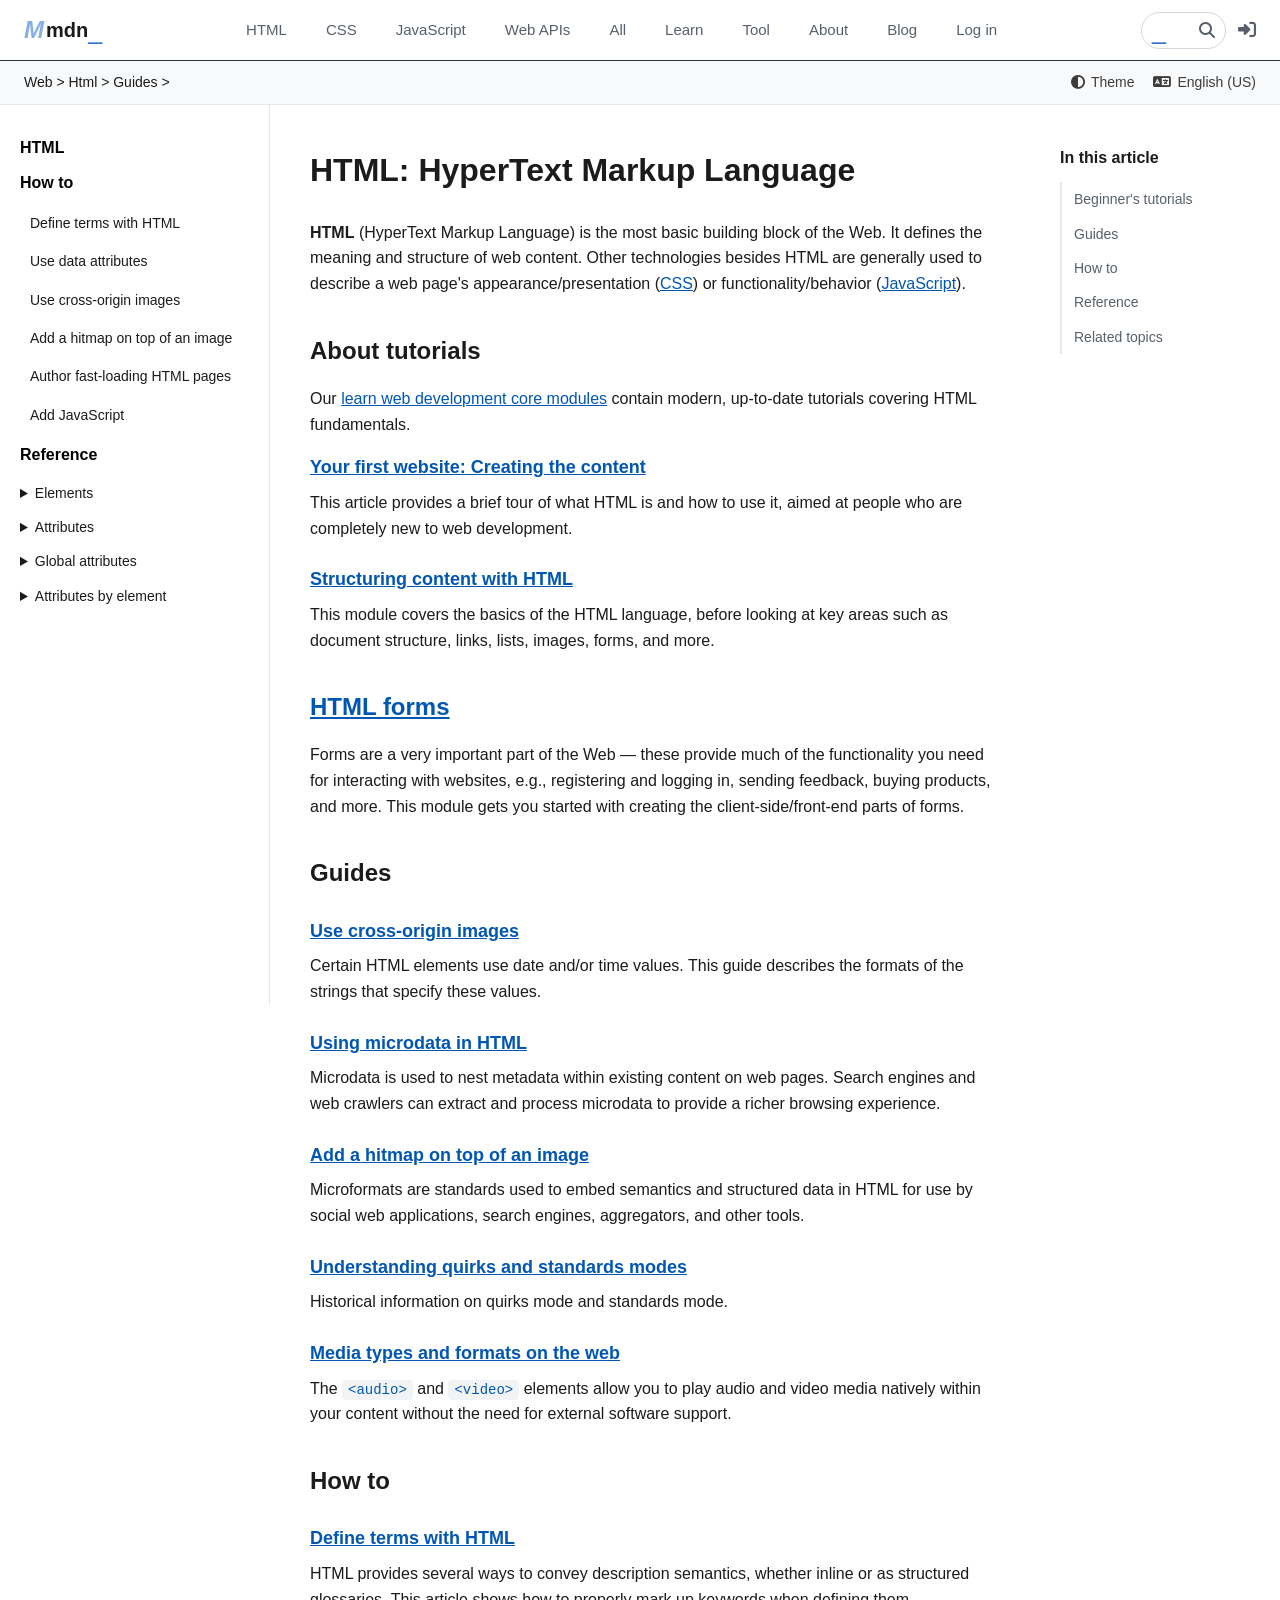
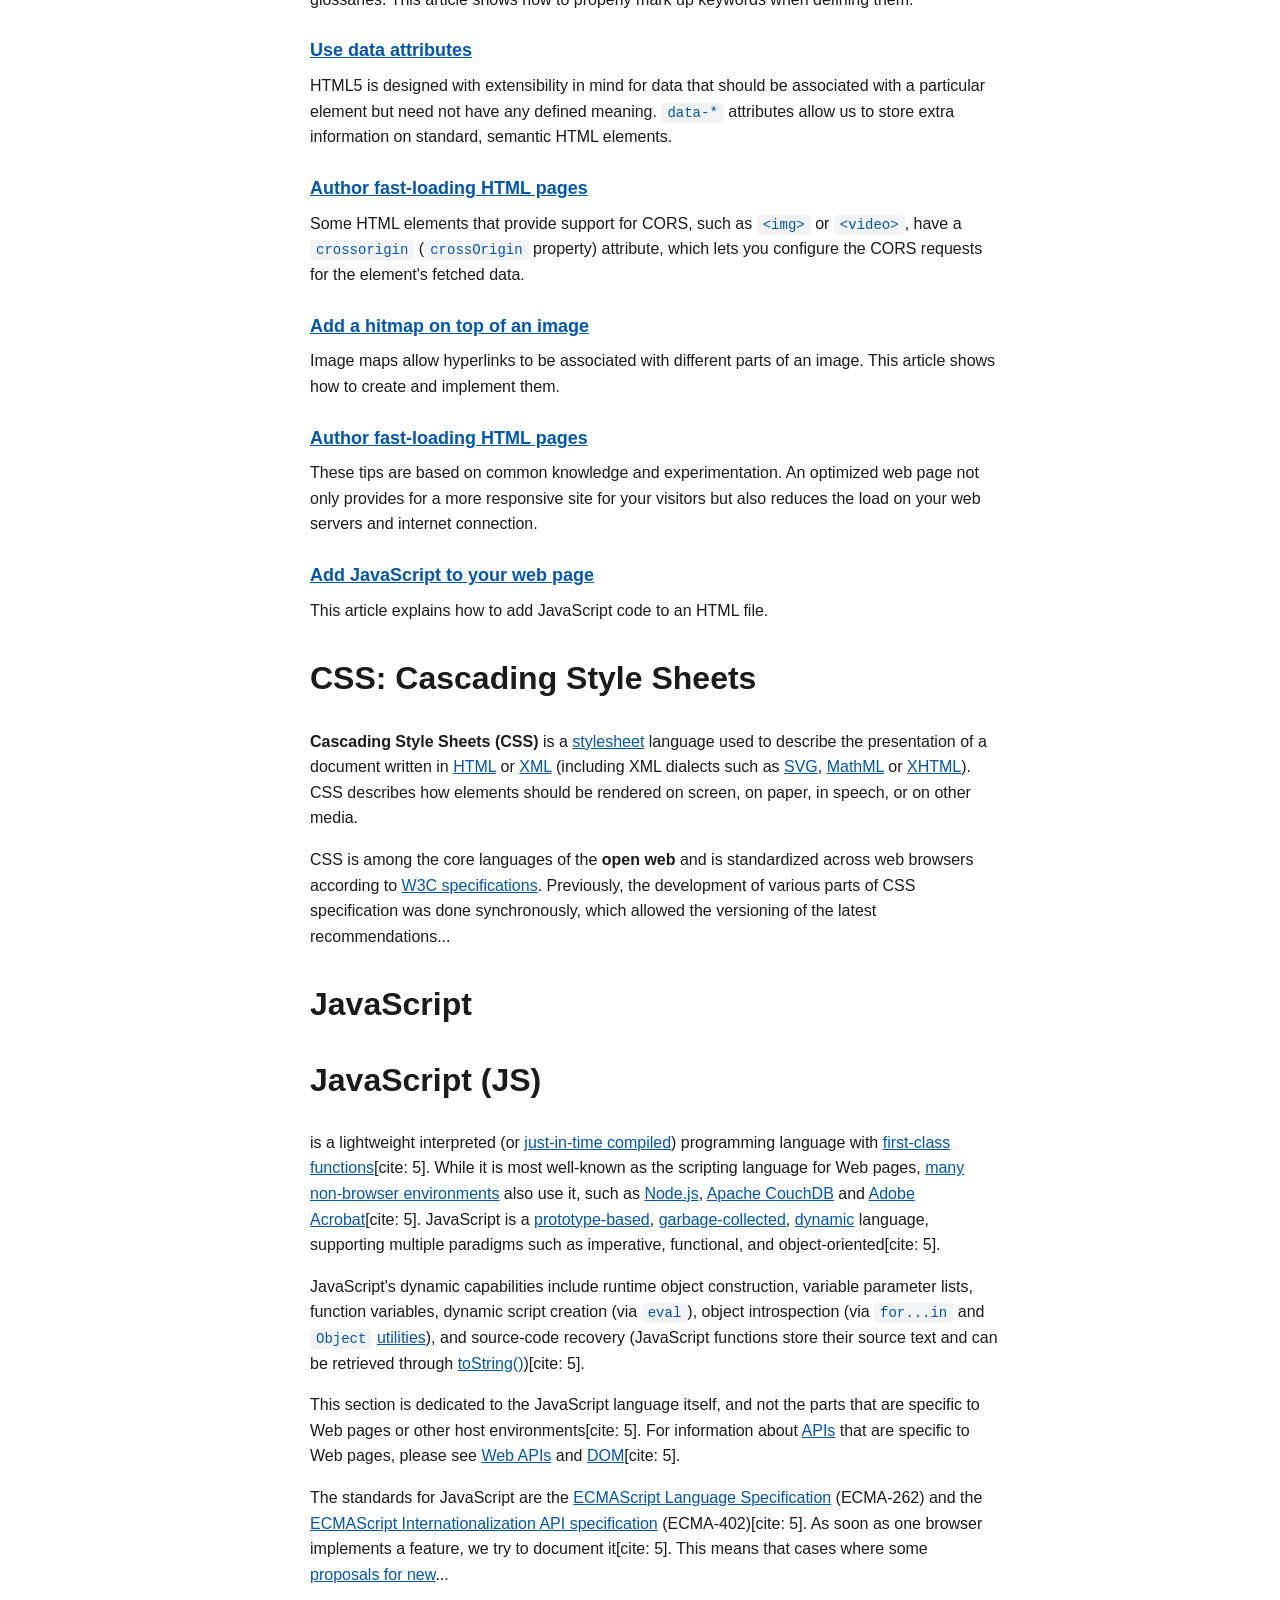
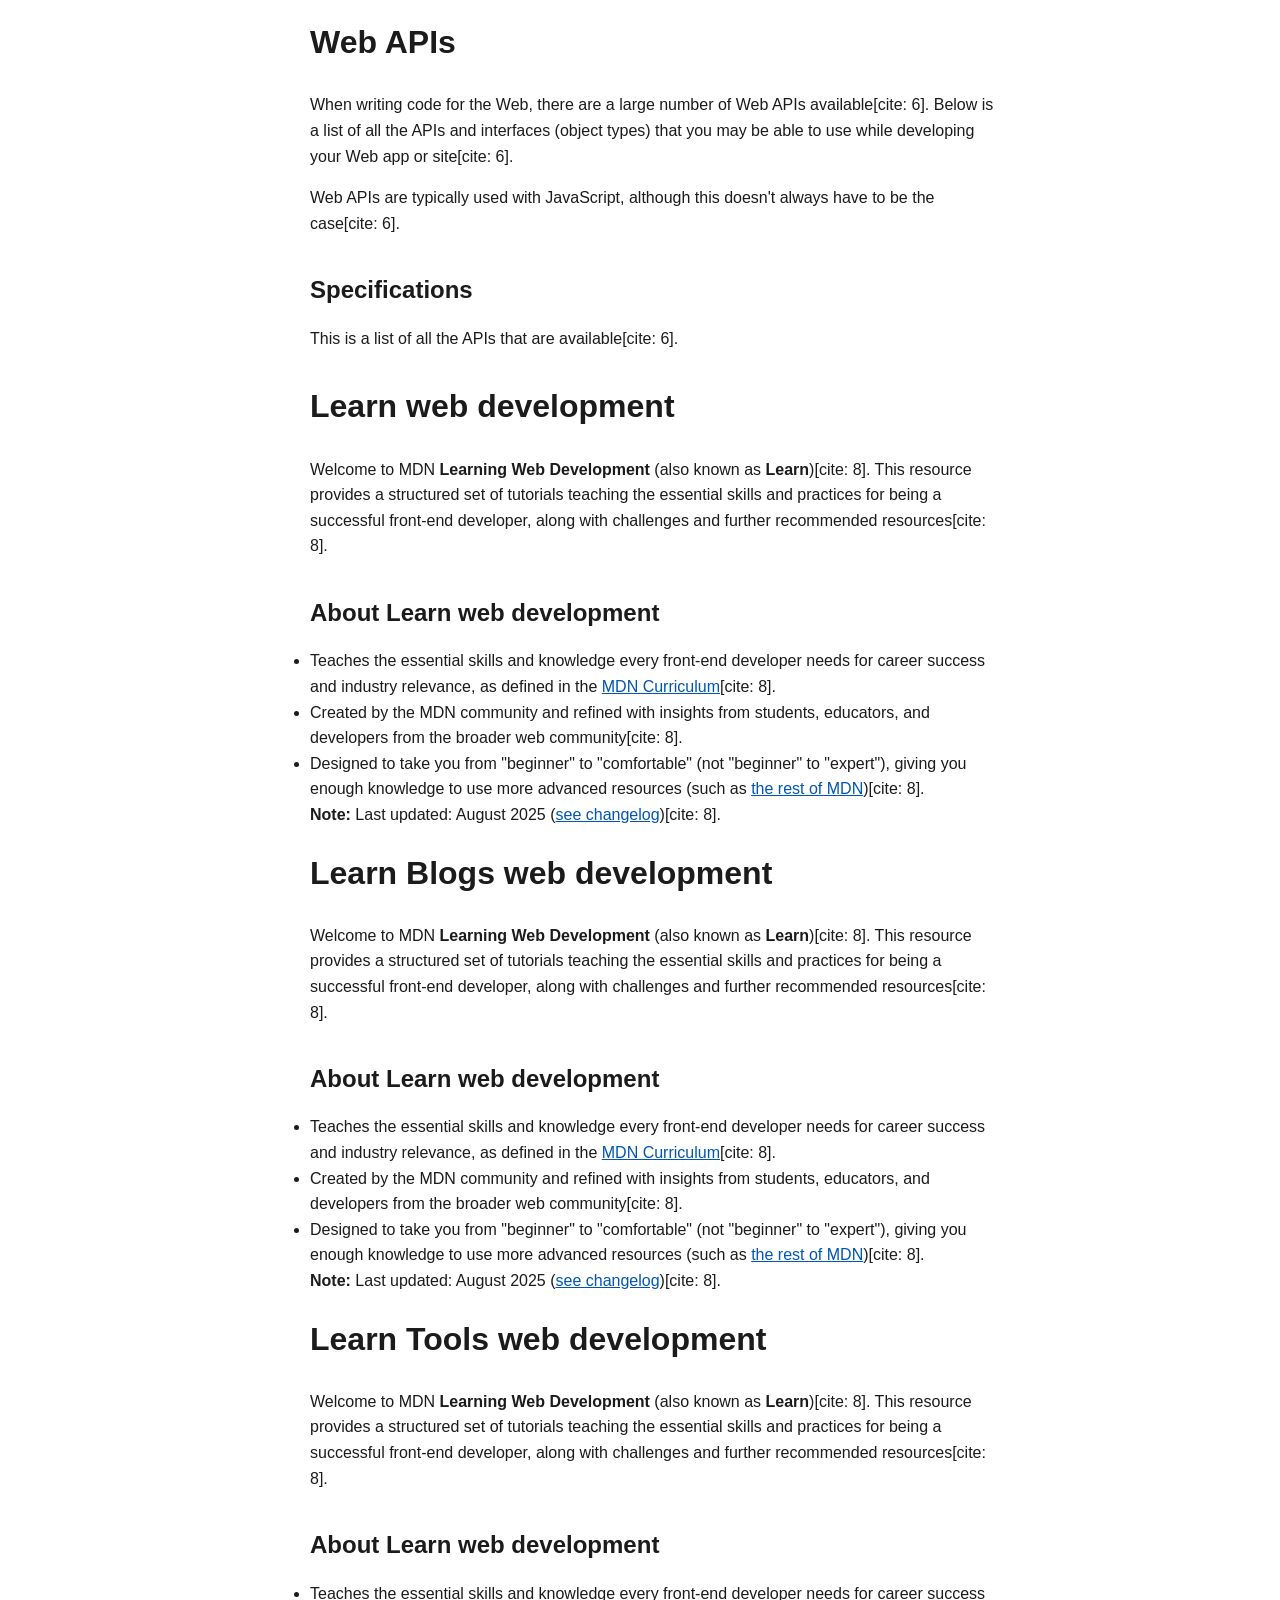
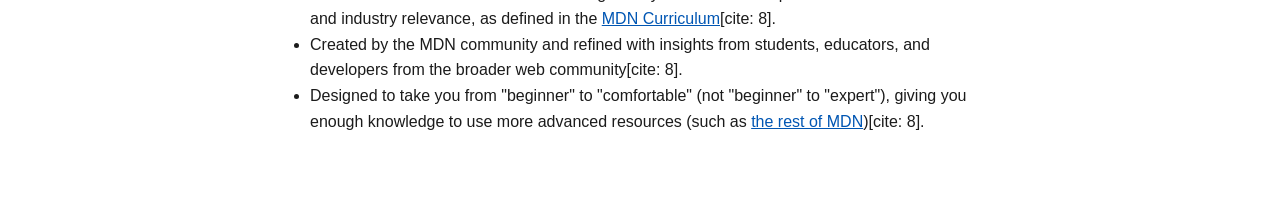
<file: Mmda/index.html>
<!DOCTYPE html>
<html lang="en">
<head>
    <meta charset="UTF-8">
    <meta name="viewport" content="width=device-width, initial-scale=1.0">
    <title>M mdn_</title>
    <link rel="stylesheet" href="https://cdnjs.cloudflare.com/ajax/libs/font-awesome/6.4.0/css/all.min.css">
    <link rel="stylesheet" href="./style.css">
</head>
<body>

    <!--  Header -->   
  
    <header class="header-1">
    <div>
       <span class="logo">M</span> 
        <span class="logo-text">mdn</span> <span class="slash">_</span>
    </div>
  
    <input type="checkbox" id="menu-toggle" class="menu-toggle">
    <label for="menu-toggle" class="hamburger">
        <i class="fa-solid fa-bars"></i>
    </label>
    
    <!-- Navabar Links -->
    <nav class="nav-menu" id="navMenu">
        <a href="#local">HTML</a>
        <a href="#local1" class="css">CSS</a> 
        <a href="#local2" class="javascript">JavaScript</a>
        <a href="#local3">Web APIs</a>
        <a href="#local4" class="all">All</a>
        <a href="#local5" class="learn">Learn</a>
        <a href="#local6" class="tool">Tool</a>
        <a href="#local7" class="about">About</a>
        <a href="#local8" class="blog">Blog</a>
        <a href="#" class="login-link">Log in</a>
    </nav>
    
    <div class="header-right">
        <div class="search-box">
            <button class="btn">
                <span class="slash">_</span> 
                <i class="fa-solid fa-magnifying-glass"></i>
            </button>
            <i class="fa-solid fa-right-to-bracket"></i>
        </div>
    </div>
</header>

    <!-- Sub Header -->
    <div class="sub-header">
        <div>Web > Html > Guides ></div>
        <div>
            <a href="#" class="setting-item">
                <i class="fa-solid fa-circle-half-stroke"></i> Theme  
            </a>
            <a href="#" class="setting-item">
                <i class="fa-solid fa-language"></i> English (US)
            </a>
        </div>
    </div>
    <div class="main-layout">
        <!-- Left Sidebar scation -->
        <aside class="sidebar">
            <div class="sidebar-section"> 
                <h3>HTML</h3>
                <h3>How to</h3>
         <ul>
    <li><a href='#local11'>Define terms with HTML</a></li>
    <li><a href="#local10">Use data attributes</a></li>
    <li><a href="#local12">Use cross-origin images</a></li>
    <li><a href="#local13">Add a hitmap on top of an image</a></li>
    <li><a href='#local14'>Author fast-loading HTML pages</a></li>
    <li><a href="#local15">Add JavaScript</a></li>
    </ul>

       <h3>Reference</h3>
      <ul>
      <li>
    <details>
      <summary>Elements</summary>
        <ul class="sub-list">
            <li><a href="#">&lt;abbr&gt;</a></li>
            <li><a href="#">&lt;a&gt;</a></li>
            <li><a href="#">&lt;address&gt;</a></li>
            <li><a href="#">&lt;article&gt;</a></li>
            <li><a href="#">&lt;aside&gt;</a></li>
            <li><a href="#">&lt;audio&gt;</a></li>
            <li><a href="#">&lt;b&gt;</a></li>
            <li><a href="#">&lt;blockquote&gt;</a></li>
            <li><a href="#">&lt;big&gt;</a></li>
            <li><a href="#">&lt;bdo&gt;</a></li>
            <li><a href="#">&lt;bdi&gt;</a></li>
            <li><a href="#">&lt;base&gt;</a></li>
         </ul>
      </details>
     </li>
         <li>
          <details>
              <summary id="local10">Attributes</summary>
            <ul class="sub-list">
            <li><a href="#">&lt;accept&gt;</a></li>
            <li><a href="#">&lt;autocomplete&gt;</a></li>
            <li><a href="#">&lt;capture&gt;</a></li>
            <li><a href="#">&lt;content&gt;</a></li>
            <li><a href="#">&lt;crossorigin&gt;</a></li>
            <li><a href="#">&lt;dirname&gt;</a></li>
            <li><a href="#">&lt;disabled&gt;</a></li>
            <li><a href="#">&lt;elementtiming&gt;</a></li>
            <li><a href="#">&lt;fetchpriority&gt;</a></li>
            <li><a href="#">&lt;for&gt;</a></li>
            <li><a href="#">&lt;form&gt;</a></li>
            <li><a href="#">&lt;integrity&gt;</a></li>  
            </ul>
         </details>
         </li>
           <li>
             <details>
                <summary>Global attributes</summary>
                  <ul class="sub-list">
                 <li><a href="#">&lt;exportparts&gt;</a></li>
            <li><a href="#">&lt;headingreset&gt;</a></li>
            <li><a href="#">&lt;accesskey&gt;</a></li>
            <li><a href="#">&lt;anchor&gt;</a></li>
            <li><a href="#">&lt;autocapitalize&gt;</a></li>
            <li><a href="#">&lt;autocorrect&gt;</a></li>
            <li><a href="#">&lt;autofocus&gt;</a></li>
            <li><a href="#">&lt;class&gt;</a></li>
            <li><a href="#">&lt;contenteditable&gt;</a></li>
            <li><a href="#">&lt;data-*&gt;</a></li>
            <li><a href="#">&lt;draggable&gt;</a></li>
            <li><a href="#">&lt;enterkeyhint&gt;</a></li>
                   </ul>
             </details>
            </li>
            <li>
        <details>
          <summary>Attributes by element</summary>
          <ul>
            <li>
              <details>
                <summary>&lt;input type&gt;</summary>
                <ul class="sub-list">
                  <li><a href="#">&lt;input type="button"&gt;</a></li>
                  <li><a href="#">&lt;input type="checkbox"&gt;</a></li>
                  <li><a href="#">&lt;input type="color"&gt;</a></li>
                  <li><a href="#">&lt;input type="date"&gt;</a></li>
                  <li><a href="#">&lt;input type="datetime-local"&gt;</a></li>
                  <li><a href="#">&lt;input type="hidden"&gt;</a></li>
                  <li><a href="#">&lt;input type="image"&gt;</a></li>
                  <li><a href="#">&lt;input type="month"&gt;</a></li>
                  <li><a href="#">&lt;input type="number"&gt;</a></li>
                  <li><a href="#">&lt;input type="password"&gt;</a></li>
                  <li><a href="#">&lt;input type="radio"&gt;</a></li>
                  <li><a href="#">&lt;input type="range"&gt;</a></li>
                  <li><a href="#">&lt;input type="reset"&gt;</a></li>
                </ul>
              </details>
            </li>
            <li>
              <details>
                <summary>&lt;script type&gt;</summary>
                <ul class="sub-list">
                  <li><a href="#">&lt;importmap&gt;</a></li>
                  <li><a href="#">&lt;speculationrules&gt;</a></li>
                </ul>
              </details>
            </li>
            <li>
              <details>
                <summary>&lt;meta name&gt;</summary>
                <ul class="sub-list">
                  <li><a href="#">&lt;color-scheme&gt;</a></li>
                  <li><a href="#">&lt;referrer&gt;</a></li>
                  <li><a href="#">&lt;responsive-embedded-sizing&gt;</a></li>
                  <li><a href="#">&lt;robots&gt;</a></li>
                  <li><a href="#">&lt;Text-scale&gt;</a></li>
                  <li><a href="#">&lt;theme-color&gt;</a></li>
                  <li><a href="#">&lt;viewport&gt;</a></li>
                </ul>
              </details>
            </li>
          </ul>
        </details>
      </li>
        </ul>
     </div>
 </aside>
    <!-- Center Content Area -->
        <main class="center-container">
            <h1>HTML: HyperText Markup Language</h1>
            <p>
                <strong>HTML</strong> (HyperText Markup Language) is the most basic building block of the Web. It defines the meaning and structure of web content. Other technologies besides HTML are generally used to describe a web page's appearance/presentation (<a href="#">CSS</a>) or functionality/behavior (<a href="#">JavaScript</a>).
            </p>
            <h2 id="local7">About tutorials</h2>
            <p>Our <a href="#">learn web development core modules</a> contain modern, up-to-date tutorials covering HTML fundamentals.</p>
            <div class="tutorial-item">
                <h3 id="local4"><a href="#" class="tutorial-link">Your first website: Creating the content</a></h3>
                <p>This article provides a brief tour of what HTML is and how to use it, aimed at people who are completely new to web development.</p>
            </div>
            <div class="tutorial-item">
                <h3 id="local11"><a href="#" class="tutorial-link">Structuring content with HTML</a></h3>
                <p>This module covers the basics of the HTML language, before looking at key areas such as document structure, links, lists, images, forms, and more.</p>
            </div>
            <div class="content-block">
              <h2 id="local9"><a href="#">HTML forms</a></h2>
                <p>Forms are a very important part of the Web — these provide much of the functionality you need for interacting with websites, e.g., registering and logging in, sending feedback, buying products, and more. This module gets you started with creating the client-side/front-end parts of forms.</p>
            </div>
            <div class="content-block">
              <h2>Guides</h2>
                <h3 id="local12"><a href="#">Use cross-origin images</a></h3>
                <p>Certain HTML elements use date and/or time values. This guide describes the formats of the strings that specify these values.</p>

                <h3><a href="#">Using microdata in HTML</a></h3>
                <p>Microdata is used to nest metadata within existing content on web pages. Search engines and web crawlers can extract and process microdata to provide a richer browsing experience.</p>

                <h3 id="local13"><a href="#">Add a hitmap on top of an image</a></h3>
                <p>Microformats are standards used to embed semantics and structured data in HTML for use by social web applications, search engines, aggregators, and other tools.</p>

                <h3><a href="#">Understanding quirks and standards modes</a></h3>
                <p>Historical information on quirks mode and standards mode.</p>

                <h3><a href="#">Media types and formats on the web</a></h3>
                <p>The <code>&lt;audio&gt;</code> and <code>&lt;video&gt;</code> elements allow you to play audio and video media natively within your content without the need for external software support.</p>
            </div>
            
            <div class="content-block">
            <h2>How to</h2>
                   <!-- html  -->
                <h3 id="local"><a href="#">Define terms with HTML</a></h3>
                <p>HTML provides several ways to convey description semantics, whether inline or as structured glossaries. This article shows how to properly mark up keywords when defining them.</p>

                <h3><a href="#">Use data attributes</a></h3>
                <p>HTML5 is designed with extensibility in mind for data that should be associated with a particular element but need not have any defined meaning. <code>data-*</code> attributes allow us to store extra information on standard, semantic HTML elements.</p>

                <h3><a href="#">Author fast-loading HTML pages</a></h3>
                <p>Some HTML elements that provide support for CORS, such as <code>&lt;img&gt;</code> or <code>&lt;video&gt;</code>, have a <code>crossorigin</code> (<code>crossOrigin</code> property) attribute, which lets you configure the CORS requests for the element's fetched data.</p>

                <h3><a href="#">Add a hitmap on top of an image</a></h3>
                <p>Image maps allow hyperlinks to be associated with different parts of an image. This article shows how to create and implement them.</p>

                <h3><a href="#">Author fast-loading HTML pages</a></h3>
                <p>These tips are based on common knowledge and experimentation. An optimized web page not only provides for a more responsive site for your visitors but also reduces the load on your web servers and internet connection.</p>

                <h3><a href="#">Add JavaScript to your web page</a></h3>
                <p>This article explains how to add JavaScript code to an HTML file.</p>
              </div>
              <!-- css  -->
               <div class="content-block">
  <h1 id="local1">CSS: Cascading Style Sheets</h1>
  
  <p>
    <strong>Cascading Style Sheets (CSS)</strong> is a <a href="#">stylesheet</a> language 
    used to describe the presentation of a document written in <a href="#">HTML</a> or 
    <a href="#">XML</a> (including XML dialects such as <a href="#">SVG</a>, <a href="#">MathML</a> or <a href="#">XHTML</a>). 
    CSS describes how elements should be rendered on screen, on paper, in speech, or on other media.
  </p>

  <p>
    CSS is among the core languages of the <strong>open web</strong> and is standardized across web browsers 
    according to <a href="#">W3C specifications</a>. Previously, the development of various parts of CSS specification 
    was done synchronously, which allowed the versioning of the latest recommendations...
  </p>
</div>
             <!-- javascript  -->
              <div class="content-block">
  <h1 id="local2">JavaScript</h1>
  <p>
    <h1 id="local15">JavaScript (JS)</h1> is a lightweight interpreted (or <a href="#">just-in-time compiled</a>) programming language with <a href="#">first-class functions</a>[cite: 5]. While it is most well-known as the scripting language for Web pages, <a href="#">many non-browser environments</a> also use it, such as <a href="#">Node.js</a>, <a href="#">Apache CouchDB</a> and <a href="#">Adobe Acrobat</a>[cite: 5]. JavaScript is a <a href="#">prototype-based</a>, <a href="#">garbage-collected</a>, <a href="#">dynamic</a> language, supporting multiple paradigms such as imperative, functional, and object-oriented[cite: 5].
  </p>
  <p id="local14">
    JavaScript's dynamic capabilities include runtime object construction, variable parameter lists, function variables, dynamic script creation (via <code>eval</code>), object introspection (via <code>for...in</code> and <code>Object</code> <a href="#">utilities</a>), and source-code recovery (JavaScript functions store their source text and can be retrieved through <a href="#">toString()</a>)[cite: 5].
  </p>
  <p>
    This section is dedicated to the JavaScript language itself, and not the parts that are specific to Web pages or other host environments[cite: 5]. For information about <a href="#">APIs</a> that are specific to Web pages, please see <a href="#">Web APIs</a> and <a href="#">DOM</a>[cite: 5].
  </p>
  <p>
    The standards for JavaScript are the <a href="#">ECMAScript Language Specification</a> (ECMA-262) and the <a href="#">ECMAScript Internationalization API specification</a> (ECMA-402)[cite: 5]. As soon as one browser implements a feature, we try to document it[cite: 5]. This means that cases where some <a href="#">proposals for new</a>...
  </p>
 </div> 
 <!-- Web Apis   -->
 <div class="content-block">
  <h1 id="local3">Web APIs</h1>

  <p>
    When writing code for the Web, there are a large number of Web APIs available[cite: 6]. Below is a list of all the APIs and interfaces (object types) that you may be able to use while developing your Web app or site[cite: 6].
  </p>

  <p>
    Web APIs are typically used with JavaScript, although this doesn't always have to be the case[cite: 6].
  </p>

  <h2>Specifications</h2>

  <p>
    This is a list of all the APIs that are available[cite: 6].
  </p>
</div>
<!-- learn  -->
 <div class="content-block">
  <h1 id="local5">Learn web development</h1>

  <p>
    Welcome to MDN <strong>Learning Web Development</strong> (also known as <strong>Learn</strong>)[cite: 8]. This resource provides a structured set of tutorials teaching the essential skills and practices for being a successful front-end developer, along with challenges and further recommended resources[cite: 8].
  </p>

  <h2>About Learn web development</h2>

  <ul>
    <li>
      Teaches the essential skills and knowledge every front-end developer needs for career success and industry relevance, as defined in the <a href="#">MDN Curriculum</a>[cite: 8].
    </li>
    <li>
      Created by the MDN community and refined with insights from students, educators, and developers from the broader web community[cite: 8].
    </li>
    <li>
      Designed to take you from "beginner" to "comfortable" (not "beginner" to "expert"), giving you enough knowledge to use more advanced resources (such as <a href="#">the rest of MDN</a>)[cite: 8].
    </li>
  </ul>

  <div class="note-box" >
    <p>
      <strong>Note:</strong> Last updated: August 2025 (<a href="#">see changelog</a>)[cite: 8].
    </p>
  </div>
  <!-- Blogs  -->
   <div class="content-block">
  <h1 id="local8">Learn Blogs web development</h1>

  <p>
    Welcome to MDN <strong>Learning Web Development</strong> (also known as <strong>Learn</strong>)[cite: 8]. This resource provides a structured set of tutorials teaching the essential skills and practices for being a successful front-end developer, along with challenges and further recommended resources[cite: 8].
  </p>

  <h2>About Learn web development</h2>

  <ul>
    <li>
      Teaches the essential skills and knowledge every front-end developer needs for career success and industry relevance, as defined in the <a href="#">MDN Curriculum</a>[cite: 8].
    </li>
    <li>
      Created by the MDN community and refined with insights from students, educators, and developers from the broader web community[cite: 8].
    </li>
    <li>
      Designed to take you from "beginner" to "comfortable" (not "beginner" to "expert"), giving you enough knowledge to use more advanced resources (such as <a href="#">the rest of MDN</a>)[cite: 8].
    </li>
  </ul>

  <div class="note-box">
    <p>
      <strong>Note:</strong> Last updated: August 2025 (<a href="#">see changelog</a>)[cite: 8].
    </p>
  </div>
  <!-- tools  -->
<div class="content-block">
  <h1 id="local6">Learn Tools web development</h1>

  <p>
    Welcome to MDN <strong>Learning Web Development</strong> (also known as <strong>Learn</strong>)[cite: 8]. This resource provides a structured set of tutorials teaching the essential skills and practices for being a successful front-end developer, along with challenges and further recommended resources[cite: 8].
  </p>

  <h2>About Learn web development</h2>

  <ul>
    <li>
      Teaches the essential skills and knowledge every front-end developer needs for career success and industry relevance, as defined in the <a href="#">MDN Curriculum</a>[cite: 8].
    </li>
    <li>
      Created by the MDN community and refined with insights from students, educators, and developers from the broader web community[cite: 8].
    </li>
    <li>
      Designed to take you from "beginner" to "comfortable" (not "beginner" to "expert"), giving you enough knowledge to use more advanced resources (such as <a href="#">the rest of MDN</a>)[cite: 8].
    </li>
  </ul>

</div>
        </main>
               <!-- Right Sidebar-->
            <aside class="right-sidebar">
              <h3>In this article</h3>
              <ul>
                <li><a href="#">Beginner's tutorials</a></li>
              </main>
                <li><a href="#">Guides</a></li>
                <li><a href="#">How to</a></li>
                <li><a href="#">Reference</a></li>
                <li><a href="#">Related topics</a></li>
            </ul>
        </aside>
    </div>

</body>
</html>
</file>
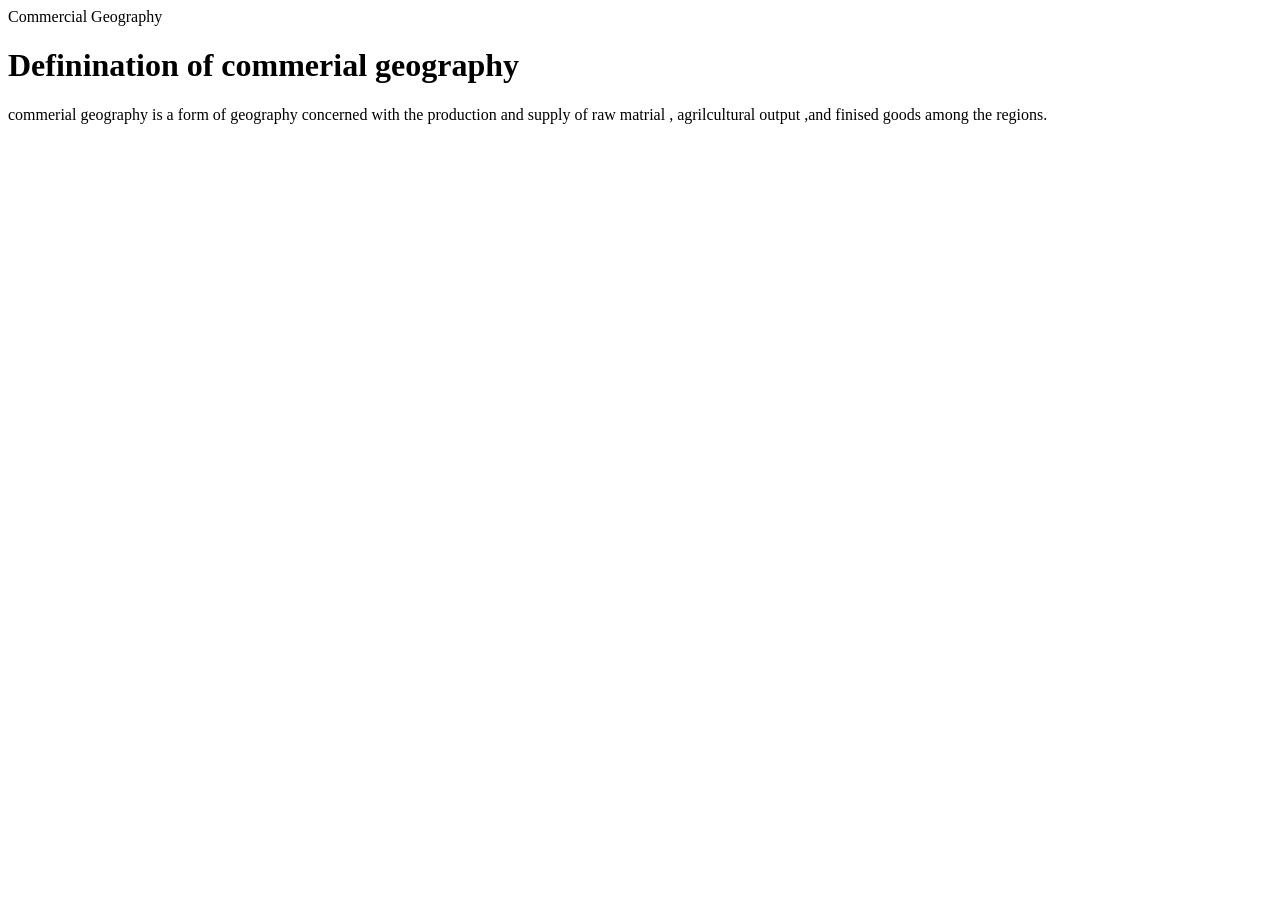
<file: amna.html>
<html>
 <head>
<tittle>Commercial Geography<tittle>
 <head>
  <body>
    <h1>Definination of commerial geography</h1>
      <p>commerial geography is a form of geography concerned with the production and 
        supply of raw matrial , agrilcultural output ,and finised goods among the 
     regions.</p> 
  <body>
<html>
</file>
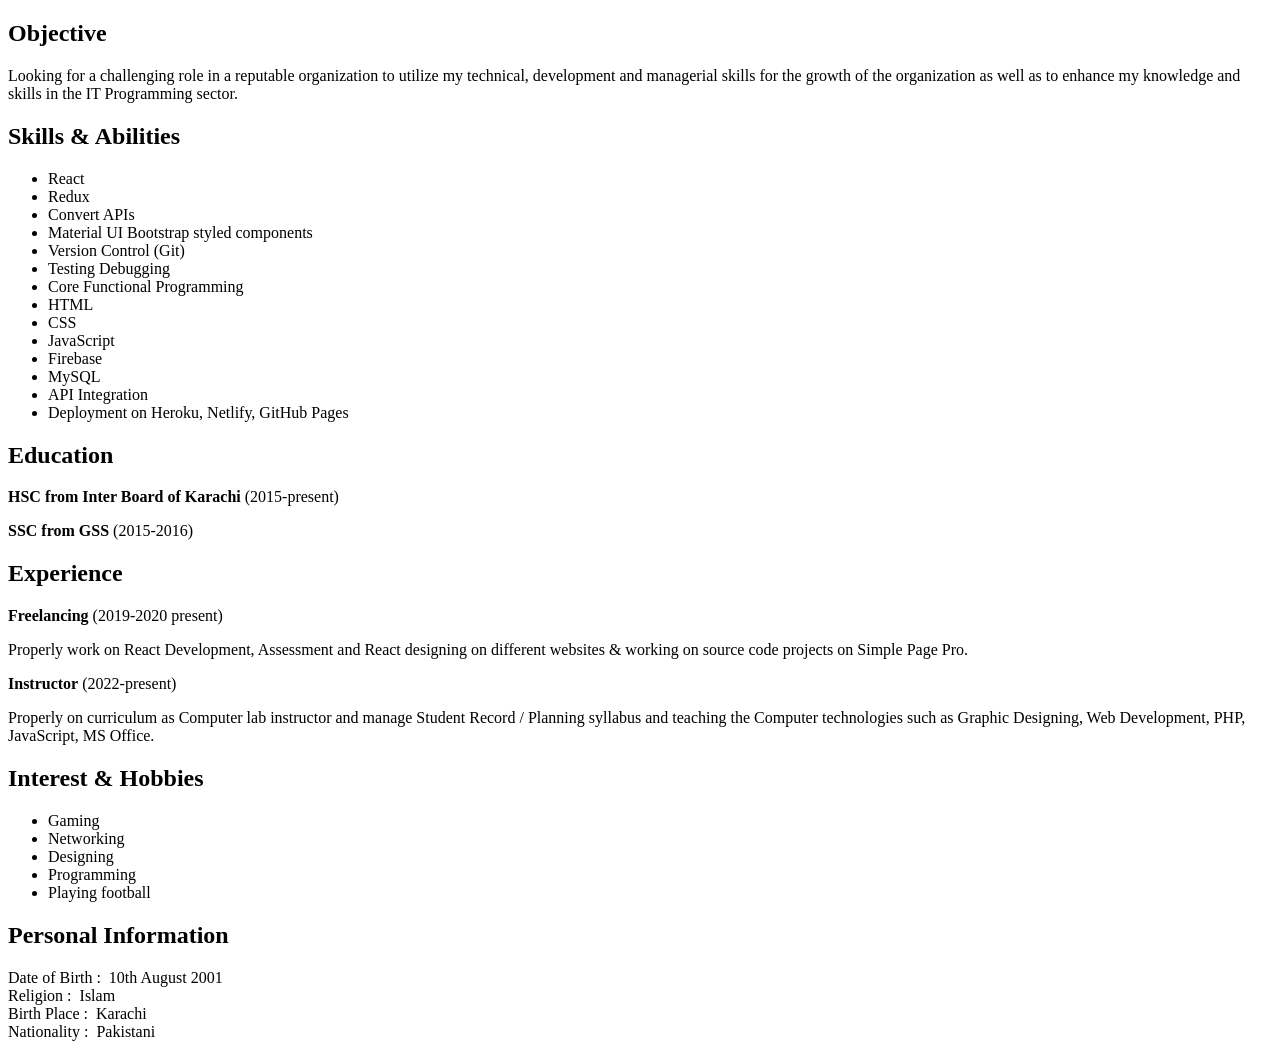
<file: assignment1.html>
<!DOCTYPE html>
<html lang="en">
<head>
    <meta charset="UTF-8">
    <meta name="viewport" content="width=device-width, initial-scale=1.0">
    <title>Resume</title>
</head>

<body>

<div class="resume">

    <!-- Objective -->
    <section class="section objective">
        <h2>Objective</h2>
        <p>
            Looking for a challenging role in a reputable organization to utilize my technical,
            development and managerial skills for the growth of the organization as well as to
            enhance my knowledge and skills in the IT Programming sector.
        </p>
    </section>

    <!-- Skills -->
    <section class="section skills">
        <h2>Skills &amp; Abilities</h2>

        <ul>
            <li>React</li>
            <li>Redux</li>
            <li>Convert APIs</li>
            <li>Material UI Bootstrap styled components</li>
            <li>Version Control (Git)</li>
            <li>Testing Debugging</li>
            <li>Core Functional Programming</li>
            <li>HTML</li>
            <li>CSS</li>
            <li>JavaScript</li>
            <li>Firebase</li>
            <li>MySQL</li>
            <li>API Integration</li>
            <li>Deployment on Heroku, Netlify, GitHub Pages</li>
        </ul>
    </section>

    <!-- Education -->
    <section class="section">
        <h2>Education</h2>

        <div class="education-item">
            <p>
                <strong>HSC from Inter Board of Karachi</strong>
                <span class="date">(2015-present)</span>
            </p>

            <p>
                <strong>SSC from GSS</strong>
                <span class="date">(2015-2016)</span>
            </p>
        </div>
    </section>

    <!-- Experience -->
    <section class="section">
        <h2>Experience</h2>

        <div class="experience-item">
            <p>
                <strong>Freelancing</strong>
                <span class="date">(2019-2020 present)</span>
            </p>

            <p class="description">
                Properly work on React Development, Assessment and React designing on different
                websites &amp; working on source code projects on Simple Page Pro.
            </p>
        </div>

        <div class="experience-item">
            <p>
                <strong>Instructor</strong>
                <span class="date">(2022-present)</span>
            </p>

            <p class="description">
                Properly on curriculum as Computer lab instructor and manage Student Record /
                Planning syllabus and teaching the Computer technologies such as Graphic Designing,
                Web Development, PHP, JavaScript, MS Office.
            </p>
        </div>
    </section>

    <!-- Interests -->
    <section class="section">
        <h2>Interest &amp; Hobbies</h2>

        <ul>
            <li>Gaming</li>
            <li>Networking</li>
            <li>Designing</li>
            <li>Programming</li>
            <li>Playing football</li>
        </ul>
    </section>

    <!-- Personal Information -->
    <section class="section">
        <h2>Personal Information</h2>

        <div class="info">
            <div class="info-row">
                <span class="info-label">Date of Birth</span>
                <span>: &nbsp;10th August 2001</span>
            </div>

            <div class="info-row">
                <span class="info-label">Religion</span>
                <span>: &nbsp;Islam</span>
            </div>

            <div class="info-row">
                <span class="info-label">Birth Place</span>
                <span>: &nbsp;Karachi</span>
            </div>

            <div class="info-row">
                <span class="info-label">Nationality</span>
                <span>: &nbsp;Pakistani</span>
            </div>
        </div>
    </section>

</div>

</body>
</html>
</file>
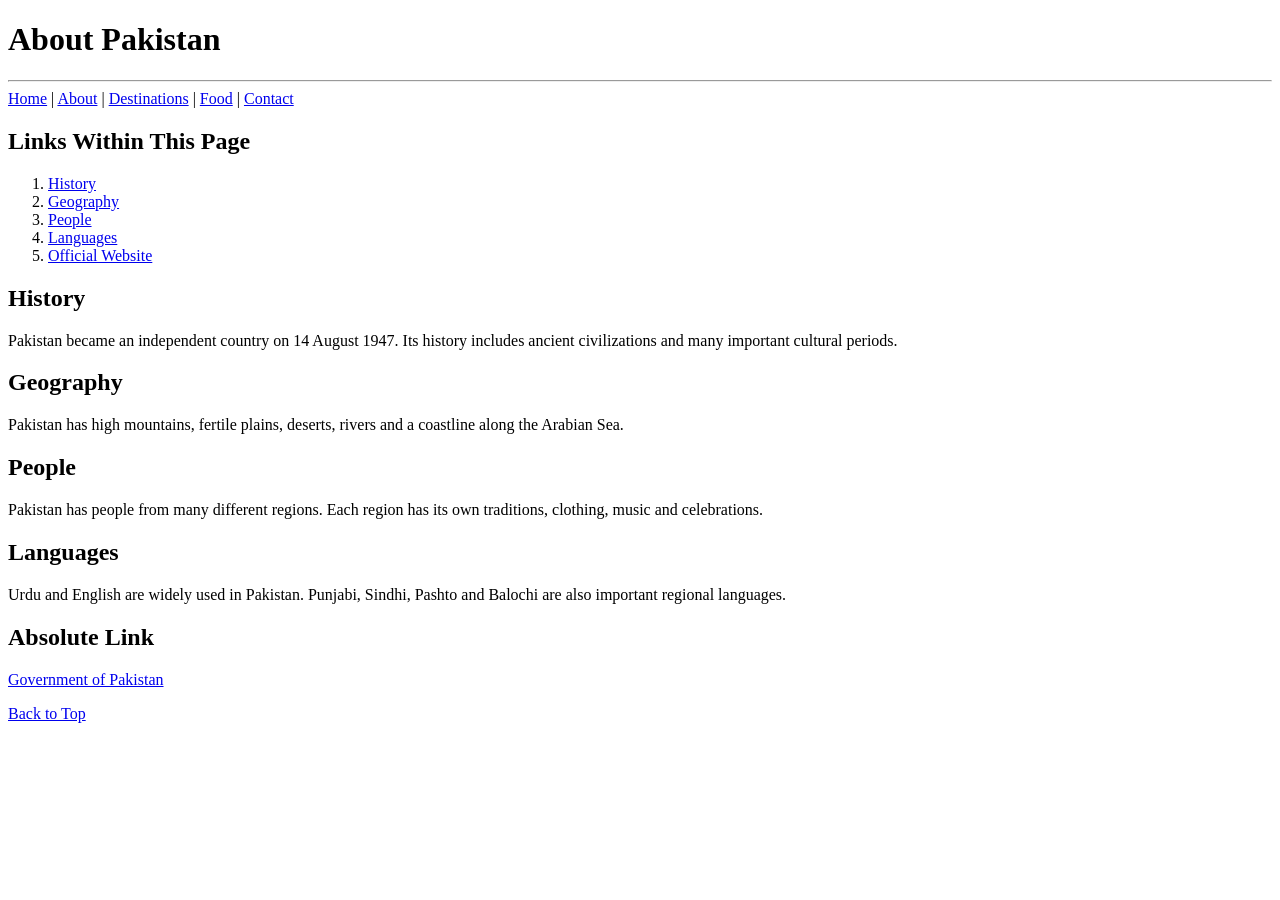
<file: assignment3.html>
<!DOCTYPE html>
<html>
<head>
    <title>About Pakistan</title>
</head>
<body>

    <h1 id="top">About Pakistan</h1>
    <hr>

    <a href="index.html">Home</a> |
    <a href="about.html">About</a> |
    <a href="destinations.html">Destinations</a> |
    <a href="food.html">Food</a> |
    <a href="contact.html">Contact</a>

    <h2>Links Within This Page</h2>

    <ol>
        <li><a href="#history">History</a></li>
        <li><a href="#geography">Geography</a></li>
        <li><a href="#people">People</a></li>
        <li><a href="#languages">Languages</a></li>
        <li><a href="#website">Official Website</a></li>
    </ol>

    <h2 id="history">History</h2>
    <p>
        Pakistan became an independent country on 14 August 1947.
        Its history includes ancient civilizations and many important
        cultural periods.
    </p>

    <h2 id="geography">Geography</h2>
    <p>
        Pakistan has high mountains, fertile plains, deserts, rivers
        and a coastline along the Arabian Sea.
    </p>

    <h2 id="people">People</h2>
    <p>
        Pakistan has people from many different regions. Each region
        has its own traditions, clothing, music and celebrations.
    </p>

    <h2 id="languages">Languages</h2>
    <p>
        Urdu and English are widely used in Pakistan. Punjabi, Sindhi,
        Pashto and Balochi are also important regional languages.
    </p>

    <h2 id="website">Absolute Link</h2>
    <p>
        <a href="https://www.pakistan.gov.pk/" target="_blank">
            Government of Pakistan
        </a>
    </p>

    <a href="#top">Back to Top</a>

</body>
</html>
</file>
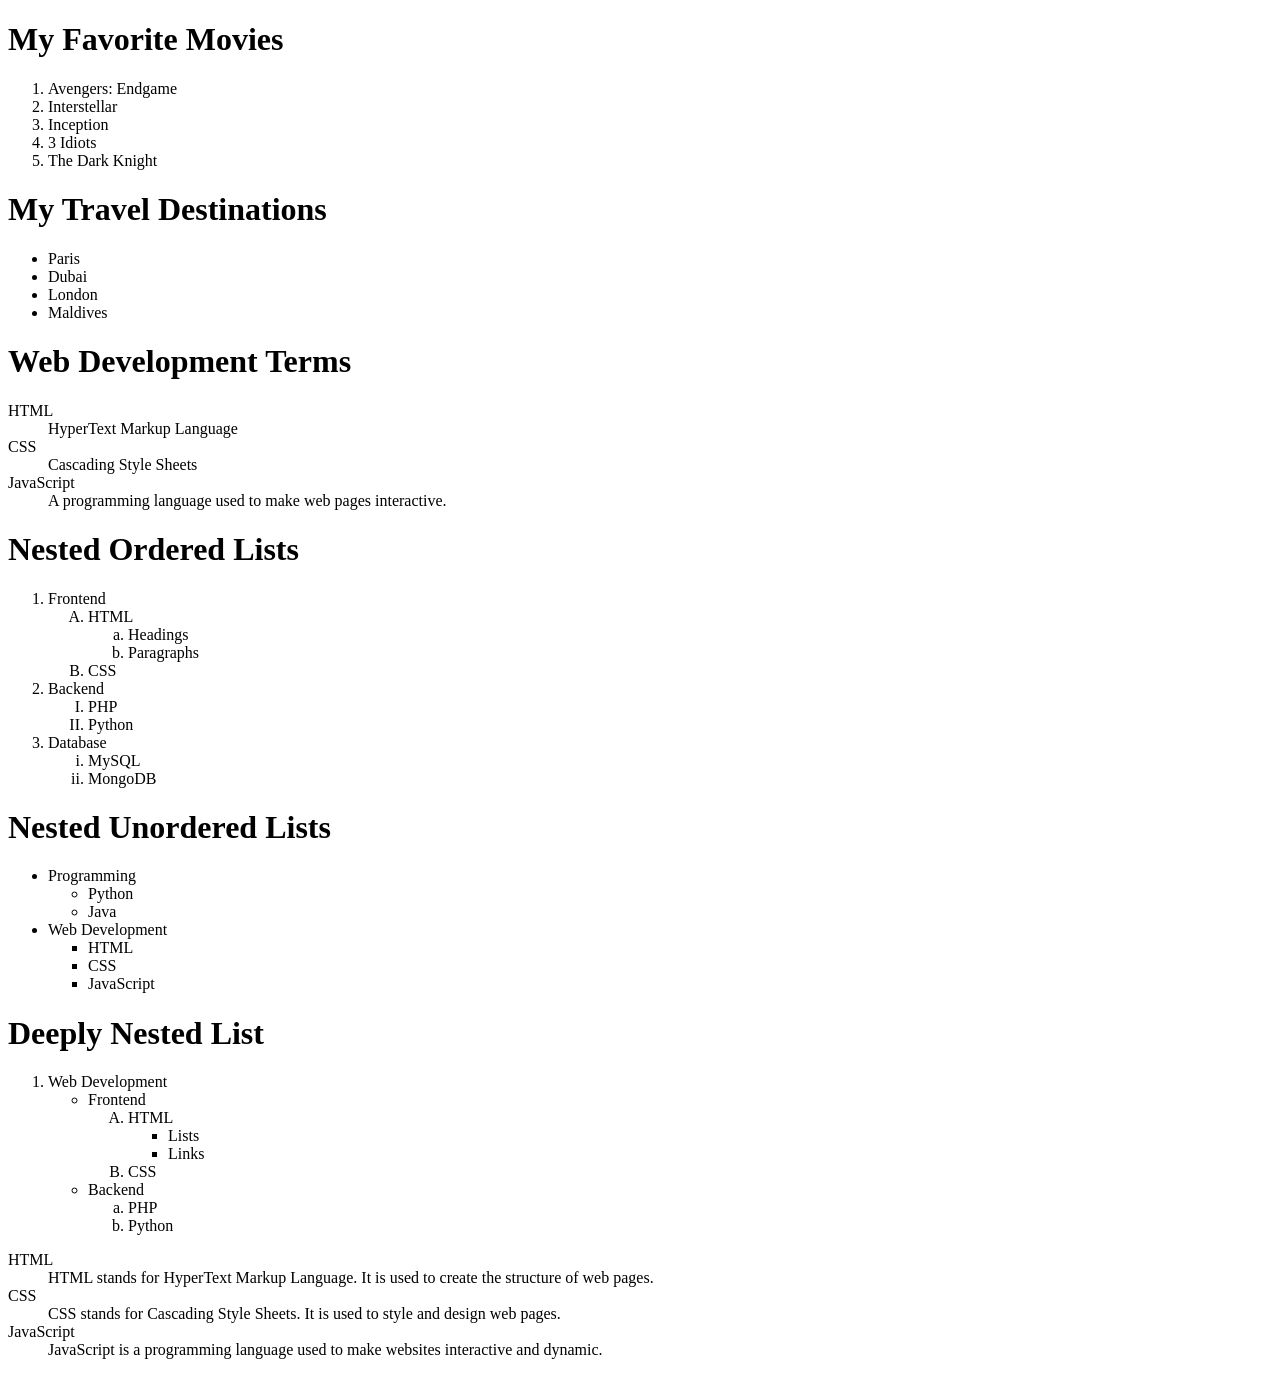
<file: assissment2.html>
<!DOCTYPE html>
<html lang="en">
<head>
    <meta charset="UTF-8">
    <meta name="viewport" content="width=device-width, initial-scale=1.0">
    <title>HTML Lists Assignment</title> 
</head>
<body>
</head>
<body>

    <h1>My Favorite Movies</h1>

    <ol>
        <li>Avengers: Endgame</li>
        <li>Interstellar</li>
        <li>Inception</li>
        <li>3 Idiots</li>
        <li>The Dark Knight</li>
    </ol>

    <h1>My Travel Destinations</h1>

    <ul>
        <li>Paris</li>
        <li>Dubai</li>
        <li>London</li>
        <li>Maldives</li>
    </ul>

    <h1>Web Development Terms</h1>

    <dl>
        <dt>HTML</dt>
        <dd>HyperText Markup Language</dd>

        <dt>CSS</dt>
        <dd>Cascading Style Sheets</dd>

        <dt>JavaScript</dt>
        <dd>A programming language used to make web pages interactive.</dd>
    </dl>

    <h1>Nested Ordered Lists</h1>

    <ol type="1">
        <li>Frontend
            <ol type="A">
                <li>HTML
                    <ol type="a">
                        <li>Headings</li>
                        <li>Paragraphs</li>
                    </ol>
                </li>
                <li>CSS</li>
            </ol>
        </li>

        <li>Backend
            <ol type="I">
                <li>PHP</li>
                <li>Python</li>
            </ol>
        </li>

        <li>Database
            <ol type="i">
                <li>MySQL</li>
                <li>MongoDB</li>
            </ol>
        </li>
    </ol>

    <h1>Nested Unordered Lists</h1>

    <ul>
        <li>Programming
            <ul type="circle">
                <li>Python</li>
                <li>Java</li>
            </ul>
        </li>

        <li>Web Development
            <ul type="square">
                <li>HTML</li>
                <li>CSS</li>
                <li>JavaScript</li>
            </ul>
        </li>
    </ul>

    <h1>Deeply Nested List</h1>

    <ol type="1">
        <li>Web Development
            <ul type="circle">
                <li>Frontend
                    <ol type="A">
                        <li>HTML
                            <ul type="square">
                                <li>Lists</li>
                                <li>Links</li>
                            </ul>
                        </li>
                        <li>CSS</li>
                    </ol>
                </li>

                <li>Backend
                    <ol type="a">
                        <li>PHP</li>
                        <li>Python</li>
                    </ol>
                </li>
            </ul>
        </li>
    </ol>

    <dl>
    <dt>HTML</dt>
    <dd>HTML stands for HyperText Markup Language. It is used to create the structure of web pages.</dd>

    <dt>CSS</dt>
    <dd>CSS stands for Cascading Style Sheets. It is used to style and design web pages.</dd>

    <dt>JavaScript</dt>
    <dd>JavaScript is a programming language used to make websites interactive and dynamic.</dd>
</dl>
  
</body>
</html>
</file>
<file: Mmda/style.css>
* {
    margin: 0;
    padding: 0;
    box-sizing: border-box;
    scroll-behavior: smooth;
    font-family: Arial, sans-serif;
}

body {
    background-color: #ffffff;
    color: #1b1b1b;
    line-height: 1.6;
}
.header-1 {
    background-color: #ffffff;
    display: flex;
    align-items: center;
    justify-content: space-between;
    padding: 10px 24px;
    border-bottom: 1px solid #30363d;
}

.header-1 > div {
    display: flex;
    align-items: center;
}

.logo {
    color: #88AEE8;
    font-size: 24px;
    font-style: italic;
    font-weight: bold;
    margin-right: 2px;
}

.logo-text {
    color: #1b1b1b;
    font-size: 20px;
    font-weight: bold;
}

.slash {
    color: #3370cc;
    font-size: 25px;
}

nav {
    display: flex;
    gap: 15px;
}

nav a {
    text-decoration: none;
    color: #57606a;
    font-size: 15px;
    padding: 8px 12px;
    border-radius: 4px;
    transition: 0.3s;
}

nav a:hover {
    padding: 8px 16px;
    background-color: #eff6ff;
    border-radius: 4px;
}

nav a.learn:hover, nav a.css:hover {
    padding: 8px 16px;
    background-color: #FFF3EB;
    border-radius: 4px;
} 

nav a.tool:hover, nav a.javascript:hover {
    padding: 8px 16px;
    background-color: #ece6f2;
    border-radius: 4px;
}

nav a.about:hover, nav a.all:hover {
    padding: 8px 16px;
    background-color: #eefcc1;
    border-radius: 4px;
}

nav a.blog:hover {
    padding: 8px 16px;
    background-color: rgb(252, 243, 243);
    border-radius: 4px;
}

.search-box {
    display: flex;
    align-items: center;
    gap: 12px;
}

.btn {
    display: flex;
    align-items: center;
    justify-content: space-between;
    background-color: #ffffff;
    border: 1px solid #d0d7de;
    border-radius: 20px;
    padding: 3px 10px;
    cursor: pointer;
    width: 85px;
}

.btn .fa-solid {
    color: #57606a;
    font-size: 16px;
}

.search-box > .fa-right-to-bracket {
    font-size: 18px;
    color: #57606a;
    cursor: pointer;
}
.sub-header {
    display: flex;
    align-items: center;
    justify-content: space-between;
    padding: 10px 24px;
    background-color: #f8f9fa;
    border-bottom: 1px solid #e5e7eb;
    font-size: 14px;
    color: #1b1b1b;
}

.setting-item {
    display: inline-flex;
    align-items: center;
    gap: 6px;
    margin-left: 15px;
    font-size: 14px;
    text-decoration: none;
    color: #3d3c3c;
}

.setting-item:hover {
    color: #0056b3;
}

.main-layout {
    display: flex;
    align-items: flex-start;
    width: 100%;
}
.sidebar {
    width: 270px;
    flex-shrink: 0;
    border-right: 1px solid #e5e7eb;
    height: 100vh;
    position: sticky;
    top: 20px;
    overflow-y: auto;
    background-color: #ffffff;
}

.sidebar-section {
    width: 100%;
    padding: 20px;
}

.sidebar h3 {
    font-size: 16px;
    font-weight: bold;
    color: #000;
    margin-bottom: 10px;
    margin-top: 10px;
}

.sidebar ul {
    list-style: none;
}

.sidebar li {
    margin-bottom: 4px;
}

.sidebar a {
    display: block;
    text-decoration: none;
    color: #1b1b1b;
    font-size: 14px;
    padding: 6px 10px;
    border-radius: 4px;
}

.sidebar a:hover {
    color: #0056b3;
    background-color: #f1f3f5;
    text-decoration: underline;
}

summary {
    cursor: pointer;
    font-size: 14px;
    padding: 4px 0;
    font-weight: 500;
}

.sub-list {
    padding-left: 15px;
    margin-top: 4px;
}
.center-container {
    flex-grow: 1;
    max-width: 850px;
    padding: 40px;
    color: #1b1b1b;
    line-height: 1.6;
}

.center-container h1 {
    font-size: 32px;
    font-weight: 700;
    margin-bottom: 24px;
}

.center-container h2 {
    font-size: 24px;
    font-weight: 600;
    margin-top: 35px;
    margin-bottom: 16px;
}

.center-container h3 {
    font-size: 18px;
    font-weight: 600;
    margin-top: 24px;
    margin-bottom: 8px;
}

.center-container h4 {
    font-size: 16px;
    font-weight: 600;
    margin-top: 18px;
    margin-bottom: 6px;
}

.center-container p {
    font-size: 16px;
    margin-bottom: 16px;
}

.center-container a {
    color: #0056b3;
    text-decoration: underline;
}

.center-container a:hover {
    color: #003d80;
}

.center-container code {
    background-color: #f1f3f5;
    padding: 2px 6px;
    border-radius: 4px;
    font-size: 14px;
    color: #0056b3;
    font-family: monospace;
}

.content-block {
    margin-top: 20px;
    margin-bottom: 30px;
}

.tutorial-item {
    margin-bottom: 24px;
}

.tutorial-item h3 {
    margin-top: 0;
}
.right-sidebar {
    width: 240px;
    flex-shrink: 0;
    padding: 40px 20px;
    position: sticky;
    top: 0;
} 

.right-sidebar h3 {
    font-size: 16px;
    margin-bottom: 12px;
    font-weight: bold;
}

.right-sidebar ul {
    list-style: none;
    border-left: 2px solid #e5e7eb;
} 

.right-sidebar li a {
    display: block;
    padding: 6px 12px;
    text-decoration: none;
    color: #57606a;
    font-size: 14px;
}

.right-sidebar li a:hover {
    color: #0056b3;
    text-decoration: underline;
}

.menu-toggle {
    display: none;
}
.hamburger {
    display: none;
    cursor: pointer;
    font-size: 22px;
    color: #57606a;
}
@media screen and (max-width: 992px) {
    .sidebar {
        width: 220px;
    }

    .center-container {
        min-width: 0;
        padding: 25px;
    }

    .right-sidebar {
        display: none;
    }

    nav {
        gap: 5px;
    }

    nav a {
        padding: 6px;
        font-size: 14px;
    }
}

@media screen and (max-width: 600px) {

    body {
        width: 100%;
        overflow-x: hidden;
    }

    .header-1 {
        width: 100%;
        padding: 8px 12px;
        min-height: 56px;
        gap: 10px;
    }

    .header-1 > div:first-child {
        margin-right: auto;
        flex-shrink: 0;
    }

    .logo {
        font-size: 24px;
    }

    .logo-text {
        font-size: 18px;
    }

    .nav-menu {
        display: none;
        position: absolute;
        top: 100%;
        left: 0;
        width: 100%;
        flex-direction: column;
        background-color: #ffffff;
        border: 1px solid #e5e7eb;
        z-index: 1000;
    }

    .nav-menu a {
        display: block;
        width: 100%;
        padding: 12px 16px;
    }

    .menu-toggle:checked ~ .nav-menu {
        display: flex;
    }

    .hamburger {
        display: block;
        order: 3;
        font-size: 21px;
        cursor: pointer;
    }

    .header-right {
        order: 2;
        flex-shrink: 0;
    }

    .search-box {
        gap: 0;
    }

    .btn {
        width: 70px;
    }

    .search-box > .fa-right-to-bracket {
        display: none;
    }

    .sub-header {
        width: 100%;
        padding: 8px 12px;
        flex-wrap: wrap;
        gap: 6px;
        font-size: 13px;
    }

    .setting-item {
        margin-left: 0;
        margin-right: 10px;
        font-size: 12px;
    }

    .main-layout {
        display: block;
        width: 100%;
    }

    .sidebar,
    .right-sidebar {
        display: none;
    }

    .center-container {
        width: 100%;
        max-width: 100%;
        min-width: 0;
        margin: 0;
        padding: 14px;
        overflow-wrap: break-word;
    }

    .center-container h1 {
        font-size: 32px;
        line-height: 1.3;
        font-weight: 400;
        margin-bottom: 18px;
    }

    .center-container h2 {
        font-size: 24px;
        line-height: 1.35;
        margin-top: 28px;
        margin-bottom: 14px;
    }

    .center-container h3 {
        font-size: 18px;
        line-height: 1.4;
        margin-top: 20px;
        margin-bottom: 8px;
    }

    .center-container p {
        font-size: 15px;
        line-height: 1.7;
        margin-bottom: 16px;
    }

    .center-container a,
    .center-container code {
        overflow-wrap: anywhere;
    }

    .content-block {
        margin-top: 20px;
        margin-bottom: 25px;
    }

    .tutorial-item {
        margin-bottom: 20px;
    }
}
</file>
